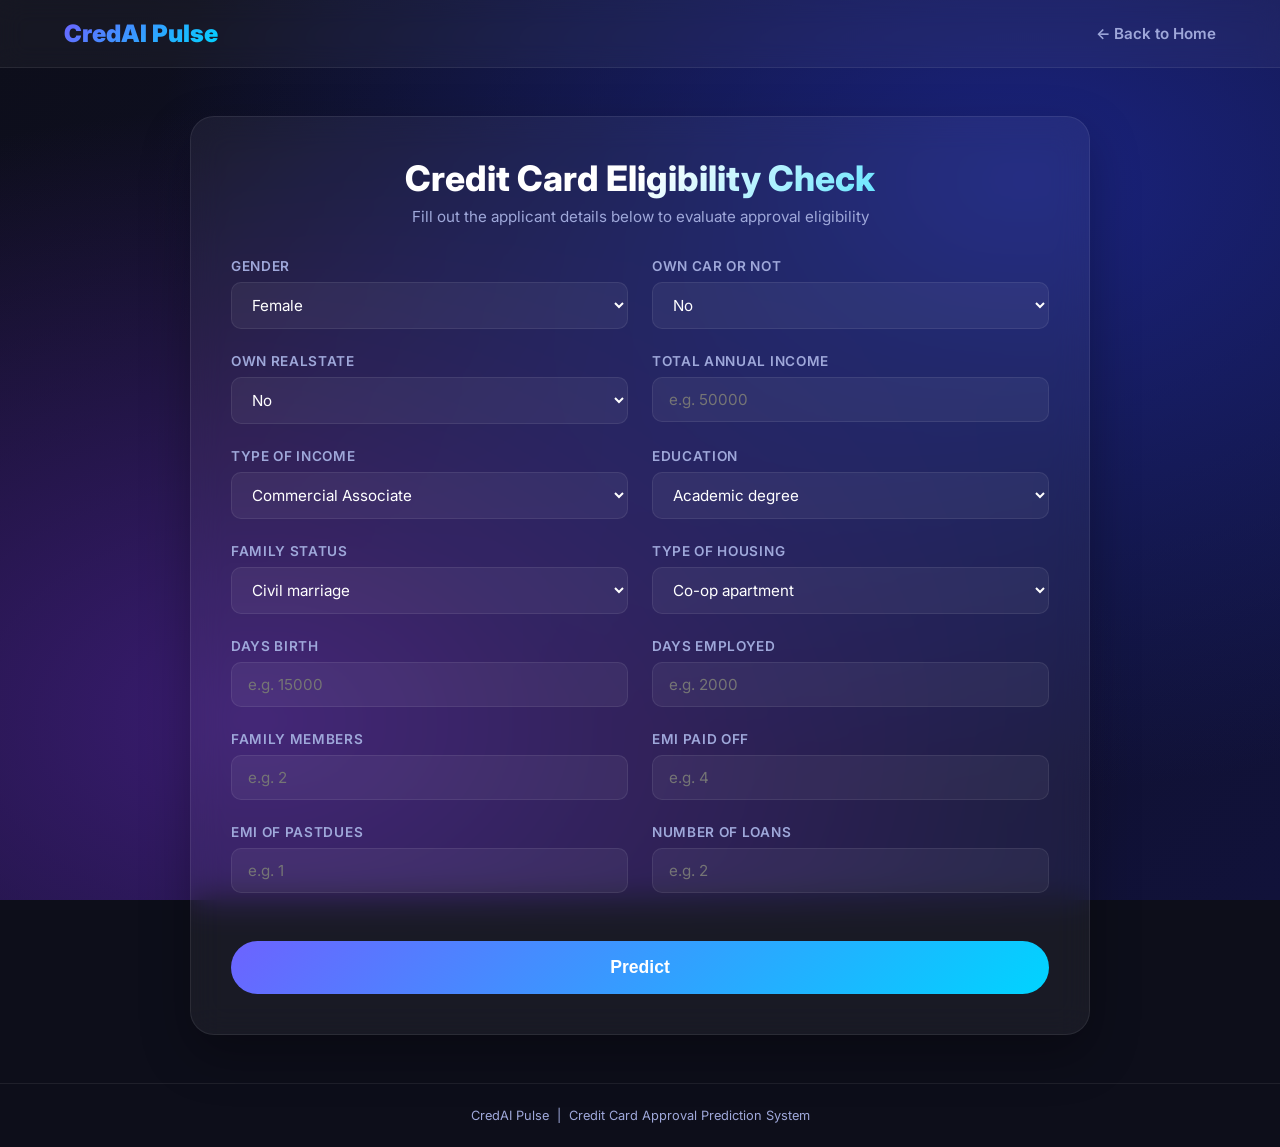
<file: templates/index.html>
<!DOCTYPE html>
<html lang="en">
<head>
  <meta charset="UTF-8"/>
  <meta name="viewport" content="width=device-width, initial-scale=1.0"/>
  <title>Check Eligibility – CredAI Pulse</title>
  <link rel="preconnect" href="https://fonts.googleapis.com"/>
  <link href="https://fonts.googleapis.com/css2?family=Inter:wght@300;400;600;700;900&display=swap" rel="stylesheet"/>
  <style>
    *, *::before, *::after { box-sizing: border-box; margin: 0; padding: 0; }

    :root {
      --primary: #6c63ff;
      --accent:  #00d4ff;
      --dark:    #0d0e1a;
      --card:    rgba(255, 255, 255, 0.05);
      --text:    #e8eaf6;
      --muted:   #9fa8da;
      --border:  rgba(255, 255, 255, 0.08);
    }

    body {
      font-family: 'Inter', sans-serif;
      background: var(--dark);
      color: var(--text);
      min-height: 100vh;
      display: flex;
      flex-direction: column;
    }

    body::before {
      content: '';
      position: fixed;
      inset: 0;
      background: radial-gradient(ellipse at 80% 20%, #1a237e 0%, transparent 60%),
                  radial-gradient(ellipse at 20% 80%, #3a1c71 0%, transparent 60%),
                  linear-gradient(135deg, #0d0e1a 0%, #11123a 100%);
      z-index: -1;
    }

    nav {
      display: flex;
      justify-content: space-between;
      align-items: center;
      padding: 1.2rem 4rem;
      backdrop-filter: blur(12px);
      background: rgba(255,255,255,0.04);
      border-bottom: 1px solid var(--border);
    }
    .logo {
      font-size: 1.5rem;
      font-weight: 900;
      background: linear-gradient(135deg, var(--primary), var(--accent));
      -webkit-background-clip: text;
      -webkit-text-fill-color: transparent;
      background-clip: text;
      text-decoration: none;
    }
    .nav-btn {
      color: var(--muted);
      text-decoration: none;
      font-weight: 600;
      font-size: .95rem;
      transition: color .2s;
    }
    .nav-btn:hover { color: #fff; }

    .container {
      flex: 1;
      display: flex;
      align-items: center;
      justify-content: center;
      padding: 3rem 2rem;
    }

    .form-card {
      background: var(--card);
      border: 1px solid var(--border);
      border-radius: 24px;
      padding: 2.5rem;
      width: 100%;
      max-width: 900px;
      backdrop-filter: blur(16px);
      box-shadow: 0 20px 50px rgba(0, 0, 0, 0.3);
    }

    .form-header {
      margin-bottom: 2rem;
      text-align: center;
    }

    .form-header h1 {
      font-size: 2.2rem;
      font-weight: 800;
      margin-bottom: 0.5rem;
      background: linear-gradient(135deg, #fff 50%, var(--accent) 100%);
      -webkit-background-clip: text;
      -webkit-text-fill-color: transparent;
      background-clip: text;
    }

    .form-header p {
      color: var(--muted);
      font-size: 0.95rem;
    }

    .form-grid {
      display: grid;
      grid-template-columns: repeat(2, 1fr);
      gap: 1.5rem;
    }

    @media (max-width: 768px) {
      .form-grid {
        grid-template-columns: 1fr;
      }
    }

    .input-box {
      display: flex;
      flex-direction: column;
      gap: 0.5rem;
    }

    .input-box label {
      font-size: 0.85rem;
      font-weight: 600;
      color: var(--muted);
      text-transform: uppercase;
      letter-spacing: 0.05em;
    }

    .input-box input, .input-box select {
      background: rgba(255, 255, 255, 0.05);
      border: 1px solid var(--border);
      border-radius: 10px;
      padding: 0.75rem 1rem;
      color: #fff;
      font-size: 0.95rem;
      font-family: inherit;
      outline: none;
      transition: border-color 0.2s, box-shadow 0.2s;
    }

    .input-box input:focus, .input-box select:focus {
      border-color: var(--primary);
      box-shadow: 0 0 0 3px rgba(108, 99, 255, 0.2);
    }

    .input-box select option {
      background: #11123a;
      color: #fff;
    }

    .btn-submit {
      grid-column: span 2;
      background: linear-gradient(135deg, var(--primary), var(--accent));
      color: #fff;
      border: none;
      padding: 1rem;
      border-radius: 50px;
      font-size: 1.1rem;
      font-weight: 700;
      cursor: pointer;
      margin-top: 1.5rem;
      transition: transform 0.2s, box-shadow 0.2s;
    }

    @media (max-width: 768px) {
      .btn-submit {
        grid-column: span 1;
      }
    }

    .btn-submit:hover {
      transform: translateY(-2px);
      box-shadow: 0 8px 24px rgba(108, 99, 255, 0.4);
    }

    footer {
      text-align: center;
      padding: 1.5rem;
      color: var(--muted);
      font-size: 0.8rem;
      border-top: 1px solid var(--border);
    }
  </style>
</head>
<body>

<nav>
  <a href="/" class="logo">CredAI Pulse</a>
  <a href="/" class="nav-btn">&larr; Back to Home</a>
</nav>

<div class="container">
  <div class="form-card">
    <div class="form-header">
      <h1>Credit Card Eligibility Check</h1>
      <p>Fill out the applicant details below to evaluate approval eligibility</p>
    </div>

    <form action="/predict" method="POST" class="form-grid">
      <!-- 1. Gender -->
      <div class="input-box">
        <label for="CODE_GENDER">Gender</label>
        <select id="CODE_GENDER" name="CODE_GENDER" required>
          <option value="0">Female</option>
          <option value="1">Male</option>
        </select>
      </div>

      <!-- 2. Own Car -->
      <div class="input-box">
        <label for="FLAG_OWN_CAR">Own Car or Not</label>
        <select id="FLAG_OWN_CAR" name="FLAG_OWN_CAR" required>
          <option value="0">No</option>
          <option value="1">Yes</option>
        </select>
      </div>

      <!-- 3. Own Realty -->
      <div class="input-box">
        <label for="FLAG_OWN_REALTY">Own Realstate</label>
        <select id="FLAG_OWN_REALTY" name="FLAG_OWN_REALTY" required>
          <option value="0">No</option>
          <option value="1">Yes</option>
        </select>
      </div>

      <!-- 4. Total Annual Income -->
      <div class="input-box">
        <label for="AMT_INCOME_TOTAL">Total Annual Income</label>
        <input type="number" step="any" id="AMT_INCOME_TOTAL" name="AMT_INCOME_TOTAL" placeholder="e.g. 50000" required/>
      </div>

      <!-- 5. Income Type -->
      <div class="input-box">
        <label for="NAME_INCOME_TYPE">Type of Income</label>
        <select id="NAME_INCOME_TYPE" name="NAME_INCOME_TYPE" required>
          <option value="0">Commercial Associate</option>
          <option value="1">Pensioner</option>
          <option value="2">State servant</option>
          <option value="3">Student</option>
          <option value="4">Working</option>
        </select>
      </div>

      <!-- 6. Education -->
      <div class="input-box">
        <label for="NAME_EDUCATION_TYPE">Education</label>
        <select id="NAME_EDUCATION_TYPE" name="NAME_EDUCATION_TYPE" required>
          <option value="0">Academic degree</option>
          <option value="1">Higher education</option>
          <option value="2">Incomplete higher</option>
          <option value="3">Lower secondary</option>
          <option value="4">Secondary / secondary special</option>
        </select>
      </div>

      <!-- 7. Family Status -->
      <div class="input-box">
        <label for="NAME_FAMILY_STATUS">Family Status</label>
        <select id="NAME_FAMILY_STATUS" name="NAME_FAMILY_STATUS" required>
          <option value="0">Civil marriage</option>
          <option value="1">Married</option>
          <option value="2">Separated</option>
          <option value="3">Single / not married</option>
          <option value="4">Widow</option>
        </select>
      </div>

      <!-- 8. Housing Type -->
      <div class="input-box">
        <label for="NAME_HOUSING_TYPE">Type of Housing</label>
        <select id="NAME_HOUSING_TYPE" name="NAME_HOUSING_TYPE" required>
          <option value="0">Co-op apartment</option>
          <option value="1">House / apartment</option>
          <option value="2">Municipal apartment</option>
          <option value="3">Office apartment</option>
          <option value="4">Rented apartment</option>
          <option value="5">With parents</option>
        </select>
      </div>

      <!-- 9. Days Birth -->
      <div class="input-box">
        <label for="DAYS_BIRTH">Days Birth</label>
        <input type="number" id="DAYS_BIRTH" name="DAYS_BIRTH" placeholder="e.g. 15000" required/>
      </div>

      <!-- 10. Days Employed -->
      <div class="input-box">
        <label for="DAYS_EMPLOYED">Days Employed</label>
        <input type="number" id="DAYS_EMPLOYED" name="DAYS_EMPLOYED" placeholder="e.g. 2000" required/>
      </div>

      <!-- 11. Family Members -->
      <div class="input-box">
        <label for="CNT_FAM_MEMBERS">Family Members</label>
        <input type="number" id="CNT_FAM_MEMBERS" name="CNT_FAM_MEMBERS" placeholder="e.g. 2" required/>
      </div>

      <!-- 12. EMI Paid Off -->
      <div class="input-box">
        <label for="EMI_PAID_OFF">EMI Paid Off</label>
        <input type="number" id="EMI_PAID_OFF" name="EMI_PAID_OFF" placeholder="e.g. 4" required/>
      </div>

      <!-- 13. EMI of Pastdues -->
      <div class="input-box">
        <label for="EMI_PASTDUES">EMI of Pastdues</label>
        <input type="number" id="EMI_PASTDUES" name="EMI_PASTDUES" placeholder="e.g. 1" required/>
      </div>

      <!-- 14. Number of Loans -->
      <div class="input-box">
        <label for="NUMBER_OF_LOANS">Number of Loans</label>
        <input type="number" id="NUMBER_OF_LOANS" name="NUMBER_OF_LOANS" placeholder="e.g. 2" required/>
      </div>

      <button type="submit" class="btn-submit">Predict</button>
    </form>
  </div>
</div>

<footer>
  <p>CredAI Pulse &nbsp;|&nbsp; Credit Card Approval Prediction System</p>
</footer>

</body>
</html>
</file>
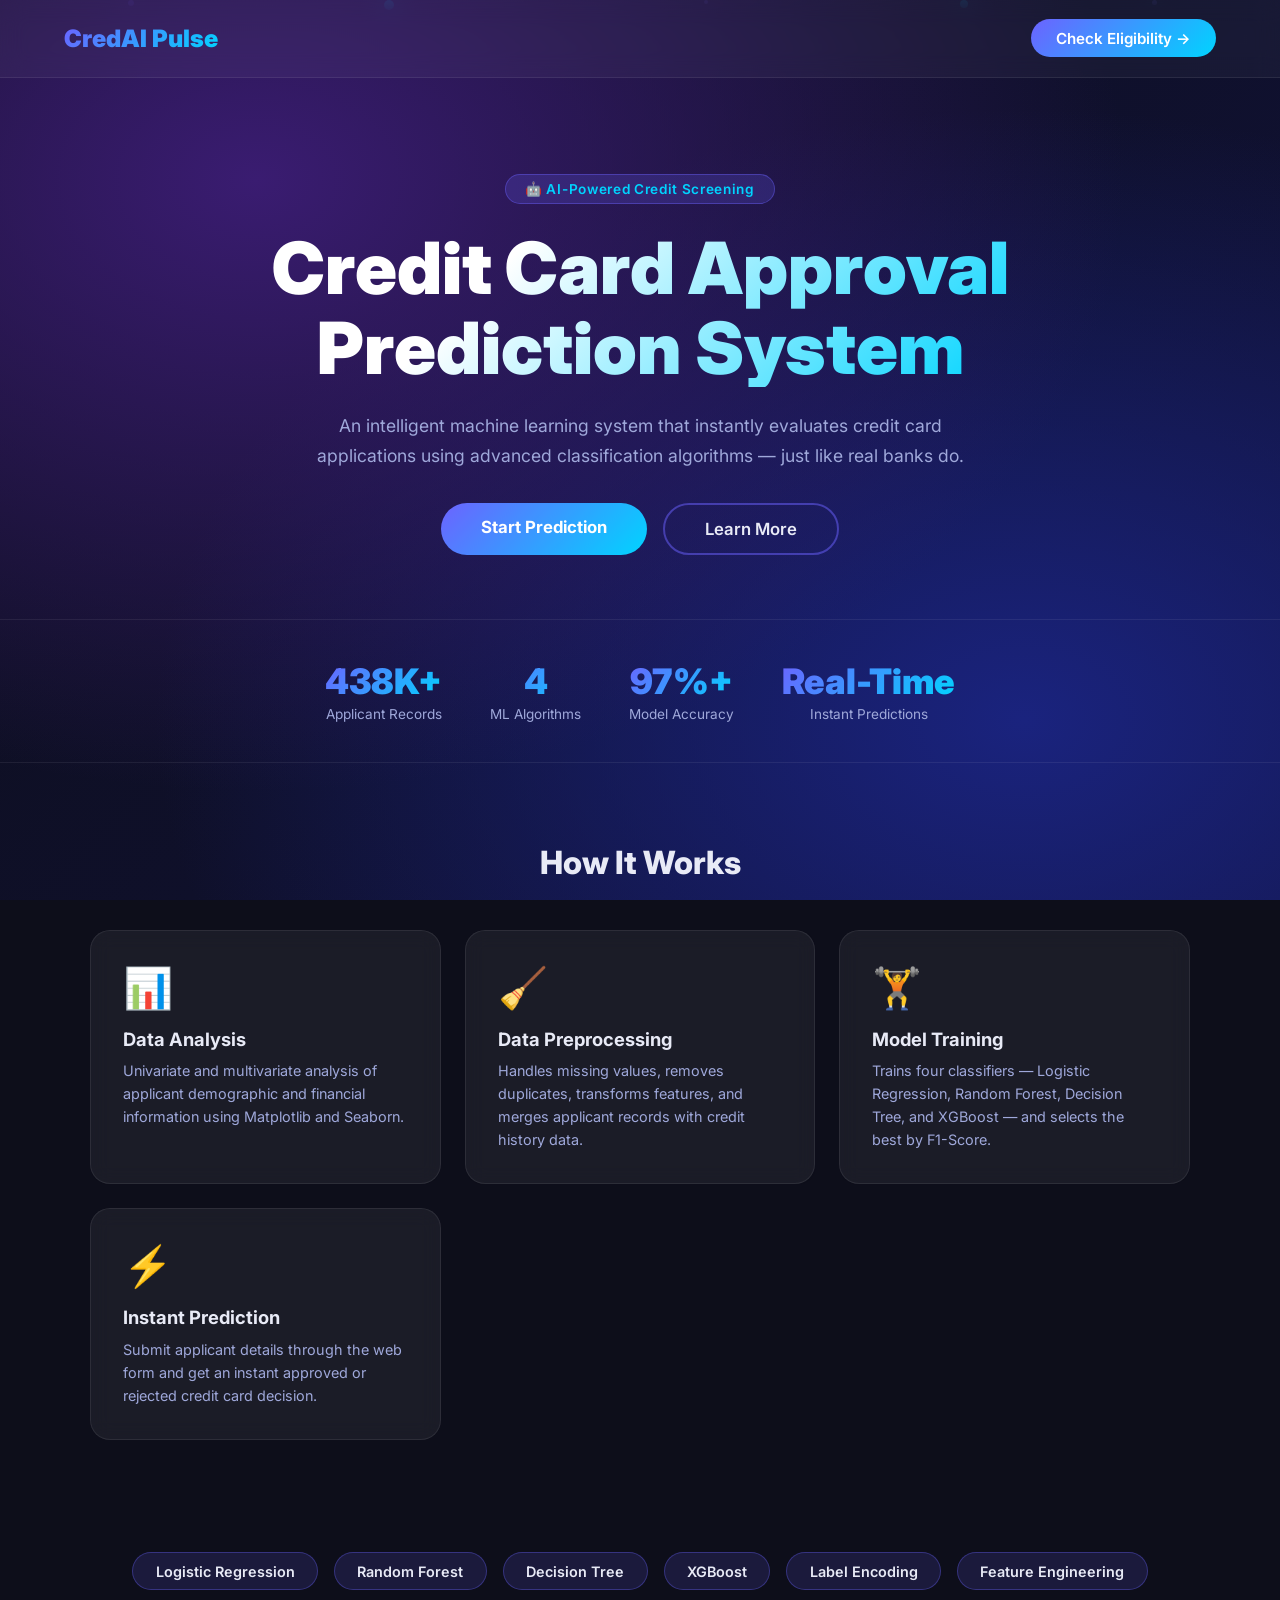
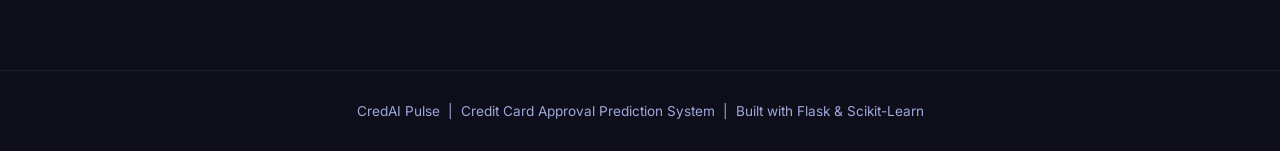
<file: templates/home.html>
<!DOCTYPE html>
<html lang="en">
<head>
  <meta charset="UTF-8"/>
  <meta name="viewport" content="width=device-width, initial-scale=1.0"/>
  <title>CredAI Pulse – Credit Card Approval Prediction</title>
  <meta name="description" content="AI-powered credit card approval prediction system using machine learning."/>
  <link rel="preconnect" href="https://fonts.googleapis.com"/>
  <link href="https://fonts.googleapis.com/css2?family=Inter:wght@300;400;600;700;900&display=swap" rel="stylesheet"/>
  <style>
    *, *::before, *::after { box-sizing: border-box; margin: 0; padding: 0; }

    :root {
      --primary: #6c63ff;
      --accent:  #00d4ff;
      --dark:    #0d0e1a;
      --card:    rgba(255,255,255,0.06);
      --text:    #e8eaf6;
      --muted:   #9fa8da;
    }

    body {
      font-family: 'Inter', sans-serif;
      background: var(--dark);
      color: var(--text);
      min-height: 100vh;
      overflow-x: hidden;
    }

    /* ── Animated gradient background ── */
    body::before {
      content: '';
      position: fixed;
      inset: 0;
      background: radial-gradient(ellipse at 20% 20%, #3a1c71 0%, transparent 60%),
                  radial-gradient(ellipse at 80% 80%, #1a237e 0%, transparent 60%),
                  linear-gradient(135deg, #0d0e1a 0%, #11123a 100%);
      z-index: -1;
    }

    /* ── Navbar ── */
    nav {
      display: flex;
      justify-content: space-between;
      align-items: center;
      padding: 1.2rem 4rem;
      backdrop-filter: blur(12px);
      background: rgba(255,255,255,0.04);
      border-bottom: 1px solid rgba(255,255,255,0.08);
      position: sticky;
      top: 0;
      z-index: 100;
    }
    .logo {
      font-size: 1.5rem;
      font-weight: 900;
      background: linear-gradient(135deg, var(--primary), var(--accent));
      -webkit-background-clip: text;
      -webkit-text-fill-color: transparent;
      background-clip: text;
    }
    .nav-btn {
      background: linear-gradient(135deg, var(--primary), var(--accent));
      color: #fff;
      border: none;
      padding: .6rem 1.6rem;
      border-radius: 50px;
      font-weight: 600;
      cursor: pointer;
      text-decoration: none;
      font-size: .95rem;
      transition: transform .2s, box-shadow .2s;
    }
    .nav-btn:hover { transform: translateY(-2px); box-shadow: 0 8px 24px rgba(108,99,255,.5); }

    /* ── Hero ── */
    .hero {
      display: flex;
      flex-direction: column;
      align-items: center;
      justify-content: center;
      text-align: center;
      padding: 6rem 2rem 4rem;
      gap: 1.5rem;
    }
    .badge {
      background: rgba(108,99,255,.2);
      border: 1px solid rgba(108,99,255,.4);
      color: var(--accent);
      padding: .4rem 1.2rem;
      border-radius: 50px;
      font-size: .85rem;
      font-weight: 600;
      letter-spacing: .05em;
    }
    .hero h1 {
      font-size: clamp(2.5rem, 6vw, 4.5rem);
      font-weight: 900;
      line-height: 1.1;
      background: linear-gradient(135deg, #fff 30%, var(--accent) 100%);
      -webkit-background-clip: text;
      -webkit-text-fill-color: transparent;
      background-clip: text;
    }
    .hero p {
      max-width: 650px;
      color: var(--muted);
      font-size: 1.1rem;
      line-height: 1.7;
    }
    .cta-group { display: flex; gap: 1rem; flex-wrap: wrap; justify-content: center; margin-top: .5rem; }
    .btn-primary {
      background: linear-gradient(135deg, var(--primary), var(--accent));
      color: #fff;
      padding: .9rem 2.5rem;
      border-radius: 50px;
      font-weight: 700;
      font-size: 1.05rem;
      text-decoration: none;
      transition: transform .2s, box-shadow .2s;
      display: inline-block;
    }
    .btn-primary:hover { transform: translateY(-3px); box-shadow: 0 12px 32px rgba(108,99,255,.5); }
    .btn-outline {
      border: 2px solid rgba(108,99,255,.5);
      color: var(--text);
      padding: .9rem 2.5rem;
      border-radius: 50px;
      font-weight: 600;
      font-size: 1.05rem;
      text-decoration: none;
      transition: border-color .2s, background .2s;
      display: inline-block;
    }
    .btn-outline:hover { border-color: var(--primary); background: rgba(108,99,255,.1); }

    /* ── Stats bar ── */
    .stats {
      display: flex;
      justify-content: center;
      gap: 3rem;
      padding: 2.5rem 4rem;
      border-top: 1px solid rgba(255,255,255,.07);
      border-bottom: 1px solid rgba(255,255,255,.07);
      flex-wrap: wrap;
    }
    .stat-item { text-align: center; }
    .stat-num {
      font-size: 2.2rem;
      font-weight: 900;
      background: linear-gradient(135deg, var(--primary), var(--accent));
      -webkit-background-clip: text;
      -webkit-text-fill-color: transparent;
      background-clip: text;
    }
    .stat-label { color: var(--muted); font-size: .85rem; margin-top: .2rem; }

    /* ── Feature cards ── */
    .section { padding: 5rem 4rem; }
    .section-title {
      text-align: center;
      font-size: 2rem;
      font-weight: 800;
      margin-bottom: 3rem;
    }
    .cards-grid {
      display: grid;
      grid-template-columns: repeat(auto-fit, minmax(260px, 1fr));
      gap: 1.5rem;
      max-width: 1100px;
      margin: 0 auto;
    }
    .card {
      background: var(--card);
      border: 1px solid rgba(255,255,255,.08);
      border-radius: 20px;
      padding: 2rem;
      backdrop-filter: blur(10px);
      transition: transform .25s, border-color .25s;
    }
    .card:hover { transform: translateY(-6px); border-color: rgba(108,99,255,.4); }
    .card-icon { font-size: 2.5rem; margin-bottom: 1rem; }
    .card h3 { font-size: 1.15rem; font-weight: 700; margin-bottom: .6rem; }
    .card p { color: var(--muted); font-size: .9rem; line-height: 1.6; }

    /* ── Algorithm badges ── */
    .algos {
      display: flex;
      justify-content: center;
      gap: 1rem;
      flex-wrap: wrap;
      padding: 2rem 4rem 5rem;
    }
    .algo-badge {
      background: rgba(108,99,255,.15);
      border: 1px solid rgba(108,99,255,.35);
      color: var(--text);
      padding: .6rem 1.4rem;
      border-radius: 50px;
      font-size: .9rem;
      font-weight: 600;
    }

    /* ── Footer ── */
    footer {
      text-align: center;
      padding: 2rem;
      color: var(--muted);
      font-size: .85rem;
      border-top: 1px solid rgba(255,255,255,.07);
    }

    /* ── Floating particles (CSS only) ── */
    .particle {
      position: fixed;
      border-radius: 50%;
      opacity: .15;
      animation: float linear infinite;
      pointer-events: none;
      z-index: -1;
    }
    @keyframes float {
      0%   { transform: translateY(100vh) scale(0); opacity: 0; }
      10%  { opacity: .15; }
      90%  { opacity: .15; }
      100% { transform: translateY(-10vh) scale(1); opacity: 0; }
    }
    .particle:nth-child(1) { width:6px;  height:6px;  left:10%; background:var(--primary); animation-duration:12s; animation-delay:0s; }
    .particle:nth-child(2) { width:10px; height:10px; left:30%; background:var(--accent);  animation-duration:18s; animation-delay:3s; }
    .particle:nth-child(3) { width:4px;  height:4px;  left:55%; background:var(--primary); animation-duration:14s; animation-delay:6s; }
    .particle:nth-child(4) { width:8px;  height:8px;  left:75%; background:var(--accent);  animation-duration:20s; animation-delay:1s; }
    .particle:nth-child(5) { width:5px;  height:5px;  left:90%; background:var(--primary); animation-duration:16s; animation-delay:9s; }
  </style>
</head>
<body>

<!-- Floating particles -->
<div class="particle"></div>
<div class="particle"></div>
<div class="particle"></div>
<div class="particle"></div>
<div class="particle"></div>

<!-- Navbar -->
<nav>
  <div class="logo">CredAI Pulse</div>
  <a href="/index" class="nav-btn">Check Eligibility →</a>
</nav>

<!-- Hero -->
<section class="hero">
  <div class="badge">🤖 AI-Powered Credit Screening</div>
  <h1>Credit Card Approval<br/>Prediction System</h1>
  <p>
    An intelligent machine learning system that instantly evaluates credit card applications
    using advanced classification algorithms — just like real banks do.
  </p>
  <div class="cta-group">
    <a href="/index" class="btn-primary">Start Prediction</a>
    <a href="#features" class="btn-outline">Learn More</a>
  </div>
</section>

<!-- Stats -->
<div class="stats">
  <div class="stat-item">
    <div class="stat-num">438K+</div>
    <div class="stat-label">Applicant Records</div>
  </div>
  <div class="stat-item">
    <div class="stat-num">4</div>
    <div class="stat-label">ML Algorithms</div>
  </div>
  <div class="stat-item">
    <div class="stat-num">97%+</div>
    <div class="stat-label">Model Accuracy</div>
  </div>
  <div class="stat-item">
    <div class="stat-num">Real-Time</div>
    <div class="stat-label">Instant Predictions</div>
  </div>
</div>

<!-- Feature Cards -->
<section class="section" id="features">
  <h2 class="section-title">How It Works</h2>
  <div class="cards-grid">
    <div class="card">
      <div class="card-icon">📊</div>
      <h3>Data Analysis</h3>
      <p>Univariate and multivariate analysis of applicant demographic and financial information using Matplotlib and Seaborn.</p>
    </div>
    <div class="card">
      <div class="card-icon">🧹</div>
      <h3>Data Preprocessing</h3>
      <p>Handles missing values, removes duplicates, transforms features, and merges applicant records with credit history data.</p>
    </div>
    <div class="card">
      <div class="card-icon">🏋️</div>
      <h3>Model Training</h3>
      <p>Trains four classifiers — Logistic Regression, Random Forest, Decision Tree, and XGBoost — and selects the best by F1-Score.</p>
    </div>
    <div class="card">
      <div class="card-icon">⚡</div>
      <h3>Instant Prediction</h3>
      <p>Submit applicant details through the web form and get an instant approved or rejected credit card decision.</p>
    </div>
  </div>
</section>

<!-- Algorithm Badges -->
<div class="algos">
  <span class="algo-badge">Logistic Regression</span>
  <span class="algo-badge">Random Forest</span>
  <span class="algo-badge">Decision Tree</span>
  <span class="algo-badge">XGBoost</span>
  <span class="algo-badge">Label Encoding</span>
  <span class="algo-badge">Feature Engineering</span>
</div>

<footer>
  <p>CredAI Pulse &nbsp;|&nbsp; Credit Card Approval Prediction System &nbsp;|&nbsp; Built with Flask &amp; Scikit-Learn</p>
</footer>

</body>
</html>
</file>
